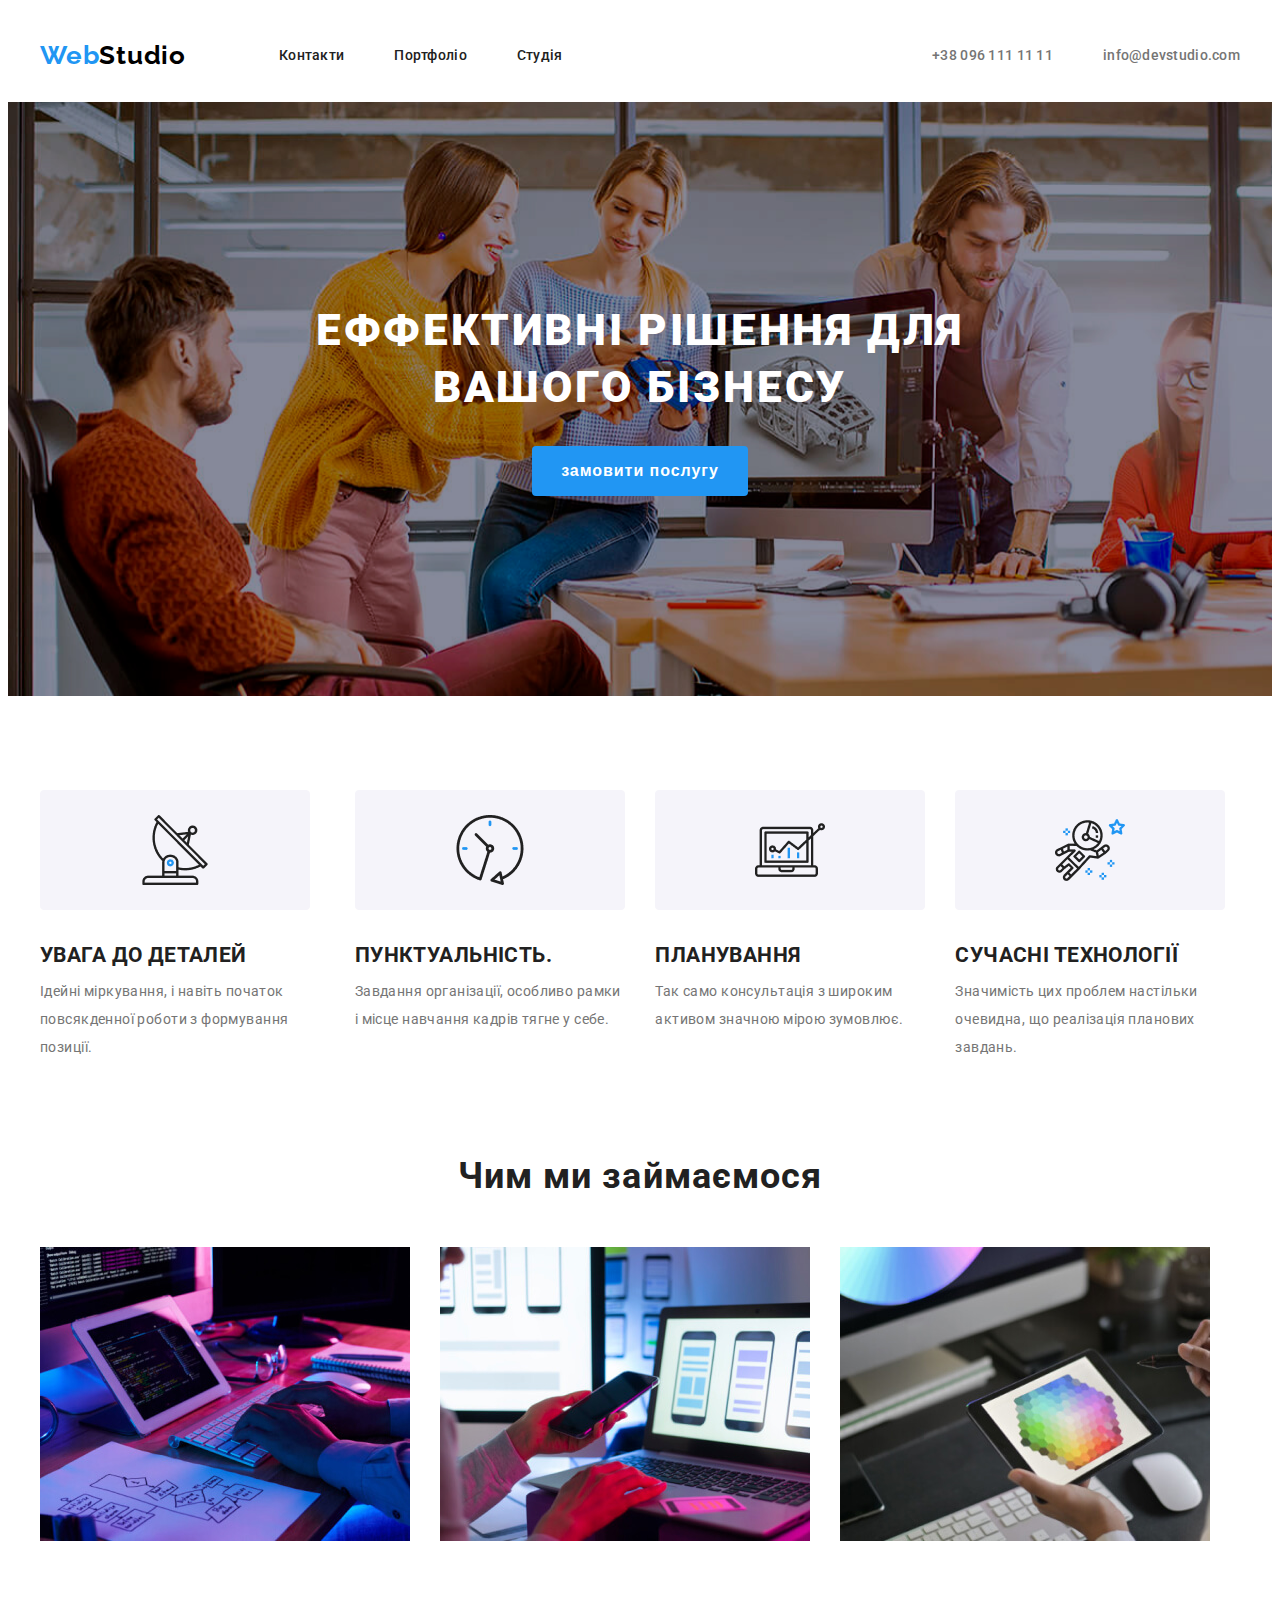
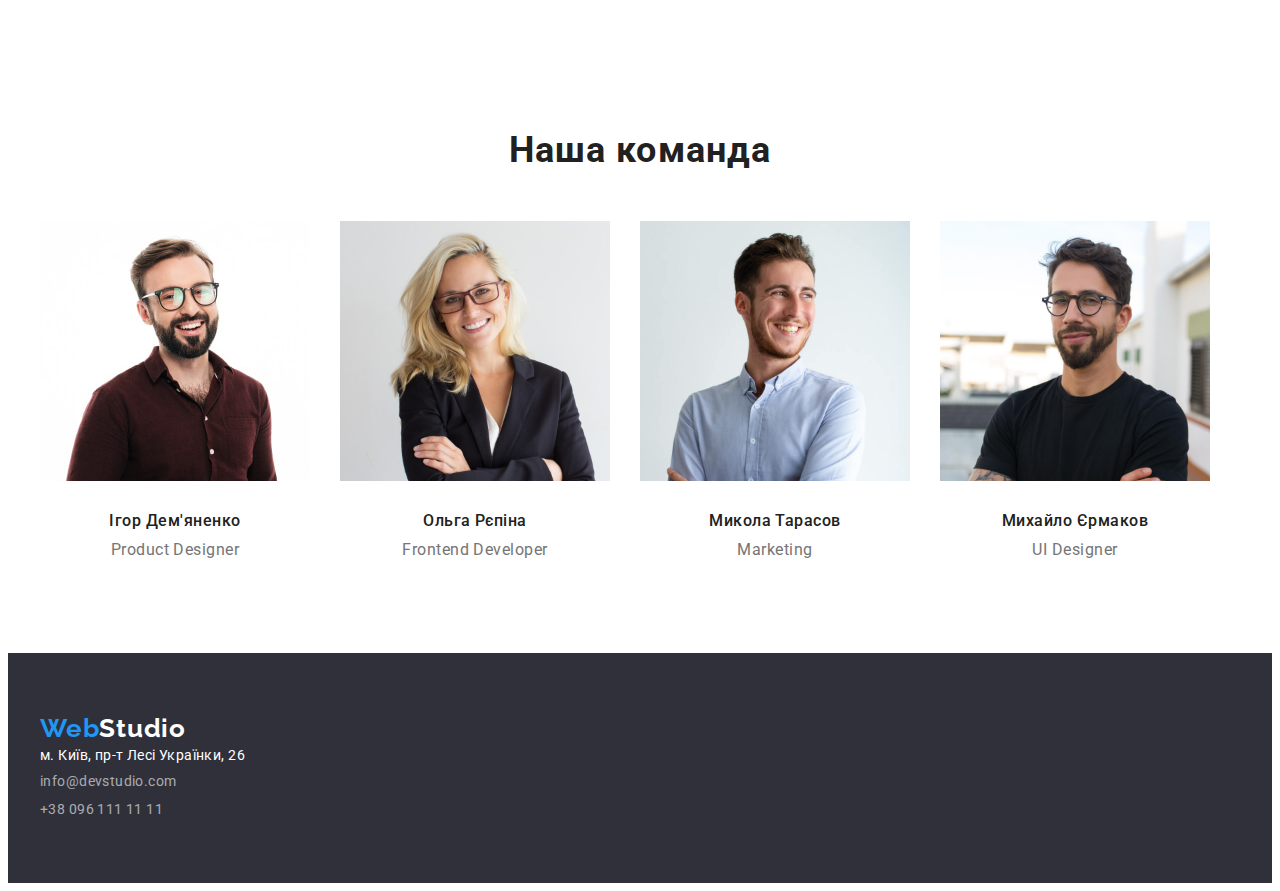
<file: index.html>
<!DOCTYPE html>
<html lang="en">
<head>
    <meta charset="UTF-8">
    <meta name="viewport" content="width=device-width, initial-scale=1.0">
    <title>Document</title>
    <link rel="stylesheet" href="https://cdnjs.cloudflare.com/ajax/libs/modern-normalize/2.0.0/modern-normalize.min.css" integrity="sha512-4xo8blKMVCiXpTaLzQSLSw3KFOVPWhm/TRtuPVc4WG6kUgjH6J03IBuG7JZPkcWMxJ5huwaBpOpnwYElP/m6wg==" crossorigin="anonymous" referrerpolicy="no-referrer" />
    <link rel="preconnect" href="https://fonts.googleapis.com">
    <link href="https://fonts.googleapis.com/css2?family=Raleway:wght@700&family=Roboto:wght@400;500;700;900&display=swap" rel="stylesheet">
    <link rel="stylesheet" href="./css/reset.css">
    <link rel="stylesheet" href="./css/style.css">
</head>
<body>
 <header class="header">
    <div class="container">
        <div class="header-nav">
<a class="logo" href="">Web<span class="header-logo">Studio</span></a>
    <nav class="nav">
<ul class="nav-list">
    <li class="nav-list-item"><a class="nav-list-link" href="./index.html">Контакти</a></li>
    <li class="nav-list-item"><a class="nav-list-link" href="./portfolio.html">Портфоліо</a></li>
    <li class="nav-list-item"><a class="nav-list-link" href="#">Студія</a></li>
    <ul>
    </nav>
<ul class="contacts-list">
<li><a class="contacts-list-link" href="tel:+38 096 111 11 11">+38 096 111 11 11</a></li>
<li><a class="contacts-list-link" href="mailto:info@devstudio.com">info@devstudio.com</a></li>
</a>
</ul>
</div>
</div>


 </header>
<main>
<section class="section-hero">
    <div class="container">
        <h1 class="section-hero-title">ЕФФЕКТИВНІ РІШЕННЯ ДЛЯ<br> ВАШОГО БІЗНЕСУ</h1>

    </h1>
    <button class="section-hero-btn">замовити послугу</button>
</div>
</section>
<section class="section-features">
    <div class="container">
<ul class="features-list">
    <li class="features-list-item">
        <h2 class="features-list-title">
            УВАГА ДО ДЕТАЛЕЙ
        </h2>
        <p class="features-list-text">Ідейні міркування, і навіть початок повсякденної роботи з формування позиції.</p>
    </li>
    <li class="features-list-item">
        <h2 class="features-list-title">
            ПУНКТУАЛЬНІСТЬ.
        </h2>
  <p class="features-list-text">Завдання організації, особливо рамки і місце навчання кадрів тягне у себе.</p>
    </li>
    <li class="features-list-item">
        <h2 class="features-list-title">
            ПЛАНУВАННЯ
        </h2>
       <p class="features-list-text"> Так само консультація з широким активом значною мірою зумовлює.</p>
    </li>
    <li class="features-list-item">
        <h2 class="features-list-title">
            СУЧАСНІ ТЕХНОЛОГІЇ
        </h2>
        <p class="features-list-text">Значимість цих проблем настільки очевидна, що реалізація планових завдань.</p>
    </li>
</ul>
</div>
</section>
<section class="section-work">
    <div class="container">
<h3 class="section-work-title">
    Чим ми займаємося
</h3>
    <ul class="work-list">
<li class="work-list-item"><img class="work-list-img" src="./img/img.jpg" alt=""></li>
<li class="work-list-item"><img class="work-list-img" src="./img/img2.jpg" alt=""></li>
<li class="work-list-item"><img class="work-list-img" src="./img/img3.jpg" alt=""></li>
    </ul>
</div>
</section>
<section class="section-team">
<div class="container">

    <h3 class="section-team-title">Наша команда</h3>
    <ul class="team-list">
        <li class="team-list-item">
            <img class="team-list-img" src="./img/teams1.jpg" alt="">
            <h4 class="team-list-title">Ігор Дем'яненко
                </h4>
            <p class="team-list-text">Product Designer</p>
        </li>
        <li class="team-list-item">
            <img class="team-list-img" src="./img/teams2.jpg" alt="">
            <h4 class="team-list-title">Ольга Рєпіна</h4>
            <p class="team-list-text">Frontend Developer</p>
        </li>
        <li class="team-list-item">
            <img class="team-list-img" src="./img/teams3.jpg" alt="">
            <h4 class="team-list-title">Микола Тарасов</h4>
            <p class="team-list-text">Marketing</p>
        </li>
        <li class="team-list-item">
            <img class="team-list-img" src="./img/teams4.jpg" alt="">
            <h4 class="team-list-title">Михайло Єрмаков</h4>
            <p class="team-list-text">UI Designer</p>
        </li>
    </ul>
</div>
</section>



</main>
<footer class="footer">
<div class="container">

<a class="logo" href="#">Web<span class="footer-logo">Studio</span></a>

<ul class="address-list">
    <li class="address-list-item"><a href="#" class="address-list-link">м. Київ, пр-т Лесі Українки, 26</a></li>
  </ul>
  </address>
  <ul class="footer-contacts-list">
    <li class="footer-contacts-list-item"><a href="info@devstudio.com" class="footer-contacts-list-link">info@devstudio.com</a></li>
    <li class="footer-contacts-list-item"><a href="tel:+38 096 111 11 11" class="footer-contacts-list-link">+38 096 111 11 11</a></li>
</div>
</footer>



</body>
</html>
</file>
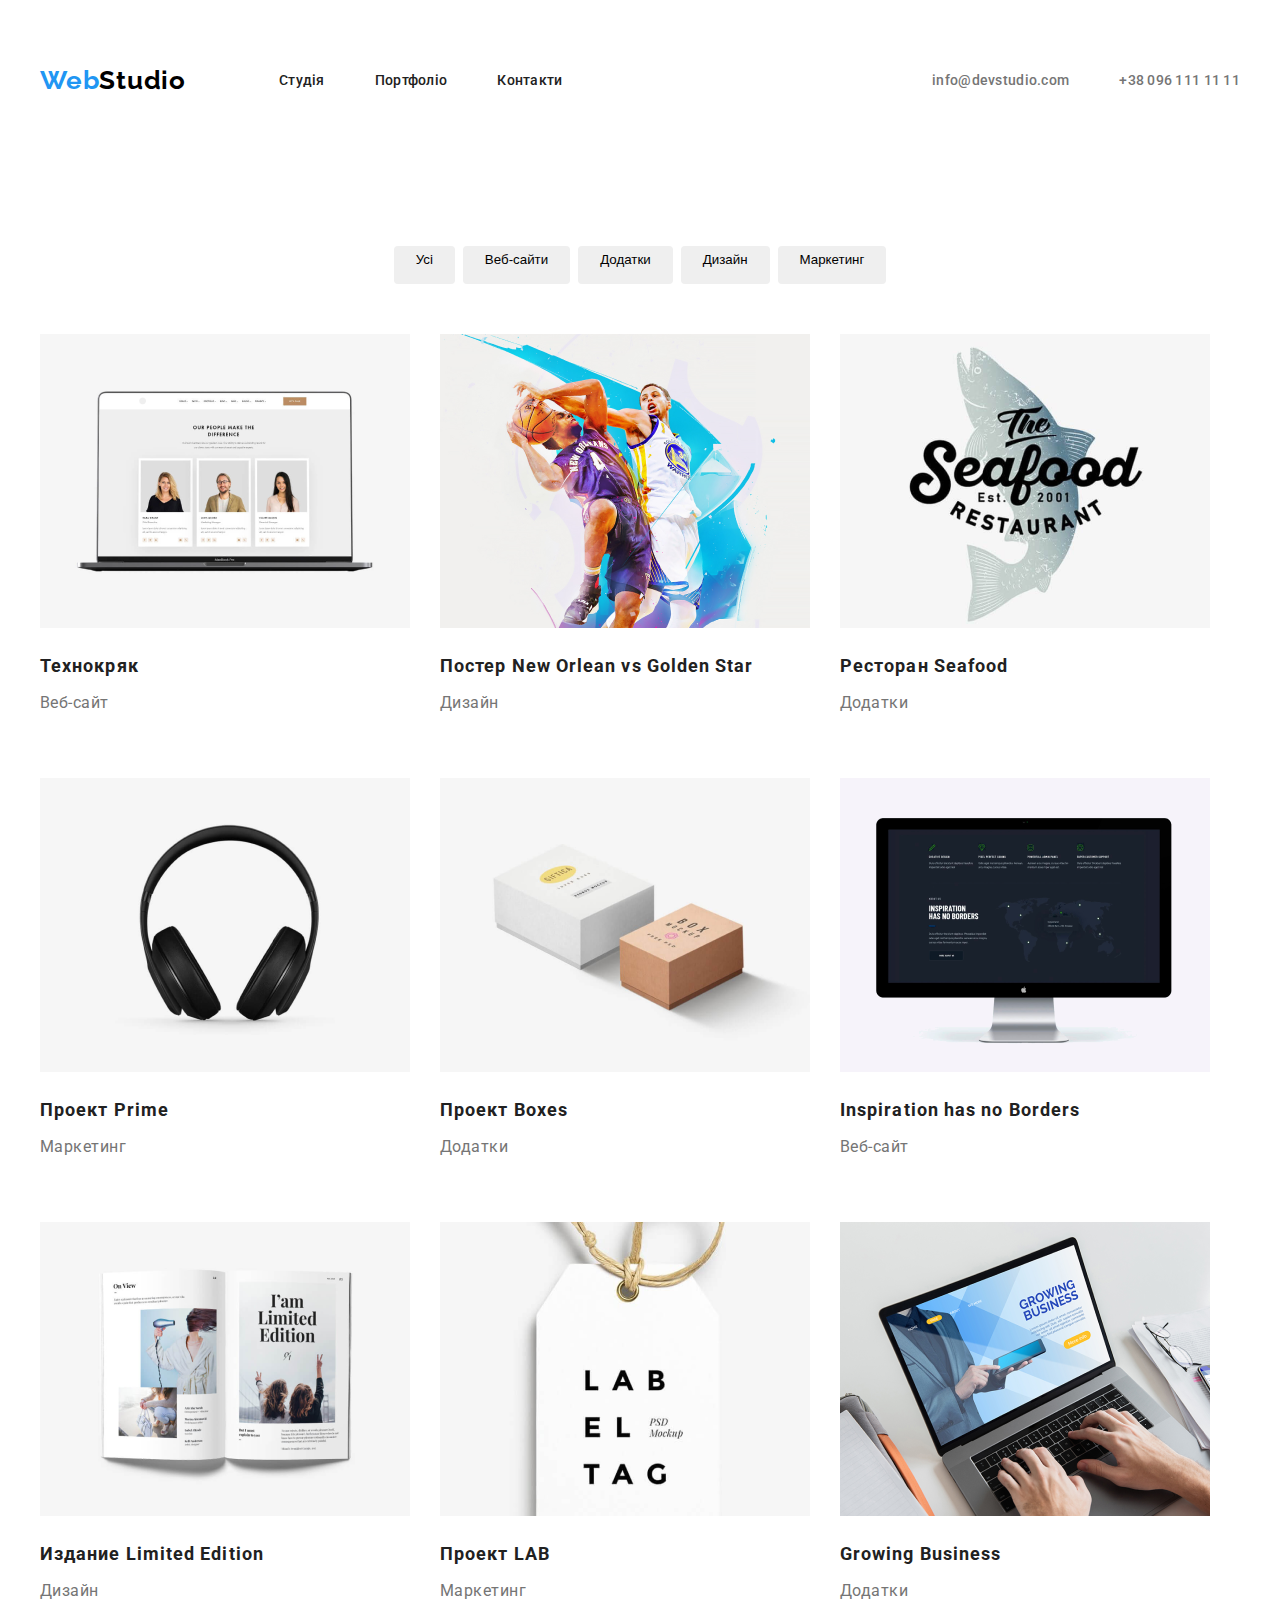
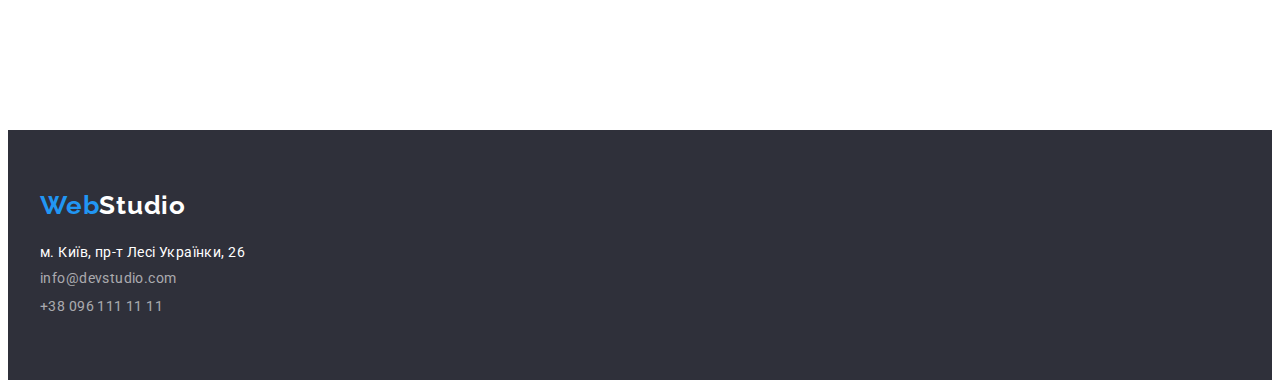
<file: portfolio.html>
<!DOCTYPE html>
<html lang="ru">
<head>
    <meta charset="UTF-8">
    <meta name="viewport" content="width=device-width, initial-scale=1.0">
    <title>Portfolio</title>
    <link
      rel="stylesheet"
      href="https://cdnjs.cloudflare.com/ajax/libs/modern-normalize/2.0.0/modern-normalize.min.css"
      integrity="sha512-4xo8blKMVCiXpTaLzQSLSw3KFOVPWhm/TRtuPVc4WG6kUgjH6J03IBuG7JZPkcWMxJ5huwaBpOpnwYElP/m6wg=="
      crossorigin="anonymous"
      referrerpolicy="no-referrer"
    />
    <link rel="preconnect" href="https://fonts.googleapis.com">
    <link rel="preconnect" href="https://fonts.gstatic.com" crossorigin>
    <link href="https://fonts.googleapis.com/css2?family=Raleway:wght@700&family=Roboto:wght@400;500;700;900&display=swap" rel="stylesheet">
    <link rel="stylesheet" href="./css/style.css">
    <link rel="stylesheet" href="./css/reset.css">
</head>
<body>
    <header class="header">
        <div class="container">
          <div class="header-nav">
            <a class="logo">Web<span class="header-logo">Studio</span></a>
        <nav class="nav">
          <ul class="nav-list">
          <li class="nav-list-item"><a href="./index.html" class="nav-list-link">Студія</a></li>
          <li class="nav-list-item"><a href="./portfolio.html" class="nav-list-link">Портфоліо</a></li>
          <li class="nav-list-item"><a href="#" class="nav-list-link">Контакти</a></li> 
          </ul>
          </nav>
    
            <ul class="contacts-list">
          <li class="contacts-list-item"><a href="mailto:info@devstudio.com" class="contacts-list-link">info@devstudio.com</a></li>
          <li class="contacts-list-item"><a href="tel:+38 096 111 11 11" class="contacts-list-link">+38 096 111 11 11</a></li>
         </ul>
         </div>
        </div>
      </header>
      <main>
        <section class="main">
          <div class="container">
            <ul class="filters-list">
                <li class="filters-list-item"><button class="filters-list-btn">Усі</button></li>
                <li class="filters-list-item"><button class="filters-list-btn">Веб-сайти</button></li>
                <li class="filters-list-item"><button class="filters-list-btn">Додатки</button></li>
                <li class="filters-list-item"><button class="filters-list-btn">Дизайн</button></li>
                <li class="filters-list-item"><button class="filters-list-btn">Маркетинг</button></li>
            </ul>
        <section class="section-projects">
        <ul class="section-projects-list">
        <li class="project-item">
            <img class="project-img" src="./img4/img (2).png" alt="img">
            <h3 class="project-logo">Технокряк</h3>
            <p class="project-text">Веб-сайт</p>
        </li>
        <li class="project-item">
            <img class="project-img" src="./img4/img (3).png" alt="img">
            <h3 class="project-logo">Постер New Orlean vs Golden Star</h3>
            <p class="project-text">Дизайн</p>
        </li>
        <li class="project-item">
            <img class="project-img" src="./img4/img (4).png" alt="img">
            <h3 class="project-logo">Ресторан Seafood</h3>
            <p class="project-text">Додатки</p>
        </li>
        <li class="project-item">
            <img class="project-img" src="./img4/img (5).png" alt="img">
            <h3 class="project-logo">Проект Prime</h3>
            <p class="project-text">Маркетинг</p>
        </li>
        <li class="project-item">
            <img class="project-img" src="./img4/img (6).png" alt="img">
            <h3 class="project-logo">Проект Boxes</h3>
            <p class="project-text">Додатки</p>
        </li>
        <li class="project-item">
            <img class="project-img" src="./img4/img (7).png" alt="img">
            <h3 class="project-logo">Inspiration has no Borders</h3>
            <p class="project-text">Веб-сайт</p>
        </li>
        <li class="project-item">
            <img class="project-img" src="./img4/img (8).png" alt="img">
            <h3 class="project-logo">Издание Limited Edition</h3>
            <p class="project-text">Дизайн</p>
        </li>
        <li class="project-item">
            <img class="project-img" src="./img4/img (9).png" alt="img">
            <h3 class="project-logo">Проект LAB</h3>
            <p class="project-text">Маркетинг</p>
        </li>
        <li class="project-item">
            <img class="project-img" src="./img4/img (10).png" alt="img">
            <h3 class="project-logo">Growing Business</h3>
            <p class="project-text">Додатки</p>
        </li>
        </ul>
      </div>
    </section>
  </section>
      </main>
      <footer class="footer">
        <div class="container">
        <a href="#" class="logo">Web<span class="footer-logo">Studio</span></a>
        <address class="address">
          <ul class="address-list">
          <li class="address-list-item"><a href="#" class="address-list-link">м. Київ, пр-т Лесі Українки, 26</a></li>
        </ul>
        </address>
        <ul class="footer-contacts-list">
          <li class="footer-contacts-list-item"><a href="mailto:info@devstudio.com" class="footer-contacts-list-link">info@devstudio.com</a></li>
          <li class="footer-contacts-list-item"><a href="tel:+38 096 111 11 11" class="footer-contacts-list-link">+38 096 111 11 11</a></li>
         </ul>
        </div>
      </footer>
</body>
</html>
</file>
<file: css/style.css>
:root{
    --accent-color: #2196F3;
    --main-font-color: #212121;
    --secondary-font-color: #757575;
    --background-color: #2F303A;
}


.section-hero{
    background-color: var(--background-color);
    padding-top: 200px;
    padding-bottom: 200px;
    background-image: url("/img/Img\ \(1\).png");
   
}

.section-features{
    padding-top: 94px;
    padding-bottom: 94px;
}

.section-work{
    padding-bottom: 94px;
}
.section-team{
    padding-top: 94px;
    padding-bottom: 94px;
}

.footer{
    padding-top: 60px;
    padding-bottom: 60px;
}
header{
    padding-top: 32px;
    padding-bottom: 32px;
}

.header-nav{
    display: flex;
    gap: 93px;
    align-items: center;
  
  
}

.nav-list{
    display: flex;
    gap: 50px;
}

.contacts-list{

    display: flex;
    gap: 50px;
    margin-left: auto;
}
.contacts-list-item{

    margin-top: 32px;
    padding-bottom: 32px;
}

.address{
    padding-top: 20px;
}
body{
    font-family: Roboto;
    font-size: 14px;
}
.container{
    max-width: 1200px;
    padding-left: 15px;
    padding-right: 15px;
    margin: 0 auto;
}
.nav-list-link{
    color: var(--main-font-color);
font-style: normal;
font-weight: 500;
line-height: normal;
letter-spacing: 0.28px;
}
.nav-list-link:hover, .contacts-list-link:hover{
    color: var(--accent-color);
    font-style: normal;
    font-weight: 500;
    line-height: normal;
    letter-spacing: 0.28px;
}
.logo{
    color: var(--accent-color);
    font-family: Raleway;
    font-size: 26px;
    font-style: normal;
    font-weight: 700;
    line-height: normal;
    letter-spacing: 0.78px;
    cursor: pointer;
}
.header-logo{
    color: #000;
    font-family: Raleway;
    font-size: 26px;
    font-style: normal;
    font-weight: 700;
    line-height: normal;
    letter-spacing: 0.78px;
}
.contacts-list-link{
    color: var(--secondary-font-color);
    font-style: normal;
    font-weight: 500;
    line-height: normal;
    letter-spacing: 0.28px;
}
.section-hero-title{
   
    color: #FFFFFF;
    font-size: 44px;
    font-weight: 900;
    line-height: 1.3; 
    letter-spacing: 0.06em;
    text-align: center;
    max-width: 696px;
    margin: 0 auto;
}
.section-hero-btn{
    background-color: var(--accent-color);
    color: #FFF;
    text-align: center;
    font-size: 16px;
    font-style: normal;
    font-weight: 700;
    line-height: 30px; 
    letter-spacing: 0.96px;
    border-radius: 4px;
    width: 216px;
    height: 50px;
    display: block;
    margin: 0 auto;
    margin-top: 30px;
}

.features-list{
    gap: 30px;
    display: flex;
}

.features-list-title{
    color: var(--main-font-color);
    font-style: normal;
    font-weight: 700;
    line-height: normal;
    letter-spacing: 0.42px;
    text-transform: uppercase;
    margin-bottom: 10px;
}

.features-list-text{
    color: var(--secondary-font-color);
    font-style: normal;
    font-weight: 400;
    line-height: 2; 
    letter-spacing: 0.42px;
}

.section-work-title{
    color: var(--main-font-color);
    text-align: center;
    font-size: 36px;
    font-style: normal;
    font-weight: 700;
    line-height: normal;
    letter-spacing: 1.08px;
}

.work-list{
    display: flex;
    gap: 30px;
    margin-top: 50px;
}

.section-team-title{
    color: var(--main-font-color);
    text-align: center;
    font-size: 36px;
    font-style: normal;
    font-weight: 700;
    line-height: normal;
    letter-spacing: 1.08px;
    margin-bottom: 50px;
}

.team-list{
    display: flex;
    gap: 30px;
}

.team-list-img{
    width: 270px;
}

.team-list-title{
    color: var(--main-font-color);
    font-size: 16px;
    font-style: normal;
    font-weight: 500;
    line-height: normal;
    letter-spacing: 0.48px;
    padding-top: 30px;
    text-align: center;
}

.team-list-text{
    color: var(--secondary-font-color);
    font-size: 16px;
    font-style: normal;
    font-weight: 400;
    line-height: normal;
    letter-spacing: 0.48px;
    padding-top: 10px;
    text-align: center;
}

.footer-logo{
    margin-bottom: 30px;
}

.footer-contacts-list-link{
    color: rgba(255, 255, 255, 0.60);
    font-style: normal;
    font-weight: 400;
    line-height: 2; 
    letter-spacing: 0.42px;
}

.filters-list{
 display: flex;
    margin-top: 94px;
    justify-content: center;
    column-gap: 8px;

}

.filters-list-item{
    display: flex;
  
    color: #FFF;
    font-size: 16px;
    font-style: normal;
    font-weight: 500;
    line-height: 26px;
    letter-spacing: 0.48px;
}

.filters-list-btn{
display: flex;
padding: 6px 22px ;
    height: 38px;
    border-radius: 4px;
    background-color: none;
   
}

.filters-list-btn:hover{
    background-color: var(--accent-color);
    color: #FFF;
   
}

.section-projects-list{
    margin-top: 50px;
    display: flex;
    flex-wrap: wrap;
    gap: 30px;
    margin-bottom: 94px;
}

.project-img{
    padding-bottom: 20px;
}

.project-item{
    margin-bottom: 30px;
}

.project-logo{
    color: var(--main-font-color);
    font-size: 18px;
    font-style: normal;
    font-weight: 700;
    line-height: 2; 
    letter-spacing: 1.08px;
    padding-bottom: 4px;
}

.project-text{
    color: var(--secondary-font-color);
    font-size: 16px;
    font-style: normal;
    font-weight: 400;
    line-height: 30px;
    letter-spacing: 0.48px;
}

.footer{
    background-color: #2F303A;
}

.address-list-link{
    color: #FFF;
    font-size: 14px;
    font-style: normal;
    font-weight: 400;
    line-height: 24px;
    letter-spacing: 0.42px;
}

.footer-logo{
    color: #FFF;
    font-family: Raleway;
    font-size: 26px;
    font-style: normal;
    font-weight: 700;
    line-height: normal;
    letter-spacing: 0.78px;
    padding-bottom: 30px;
}
.features-list-item:nth-child(1)::before{
    content: "";
  background-image: url("/img3/Group\ 1.png");
  display: inline-block;
  width: 270px;
  height: 120px;
  margin-bottom: 30px;
}
.features-list-item:nth-child(2)::before{
    content: "";
  background-image: url("/img3/Group\ 2.png");
  display: inline-block;
  width: 270px;
  height: 120px;
  margin-bottom: 30px;
}
.features-list-item:nth-child(3)::before{
    content: "";
  background-image:  url("/img3/Group\ 3.png");
  
  
  display: inline-block;
  width: 270px;
  height: 120px;
  margin-bottom: 30px;
}
.features-list-item:nth-child(4)::before{
    content: "";
  background-image:  url("/img3/Group\ 4.png");
  display: inline-block;
  width: 270px;
  height: 120px;
  margin-bottom: 30px;
}
</file>
